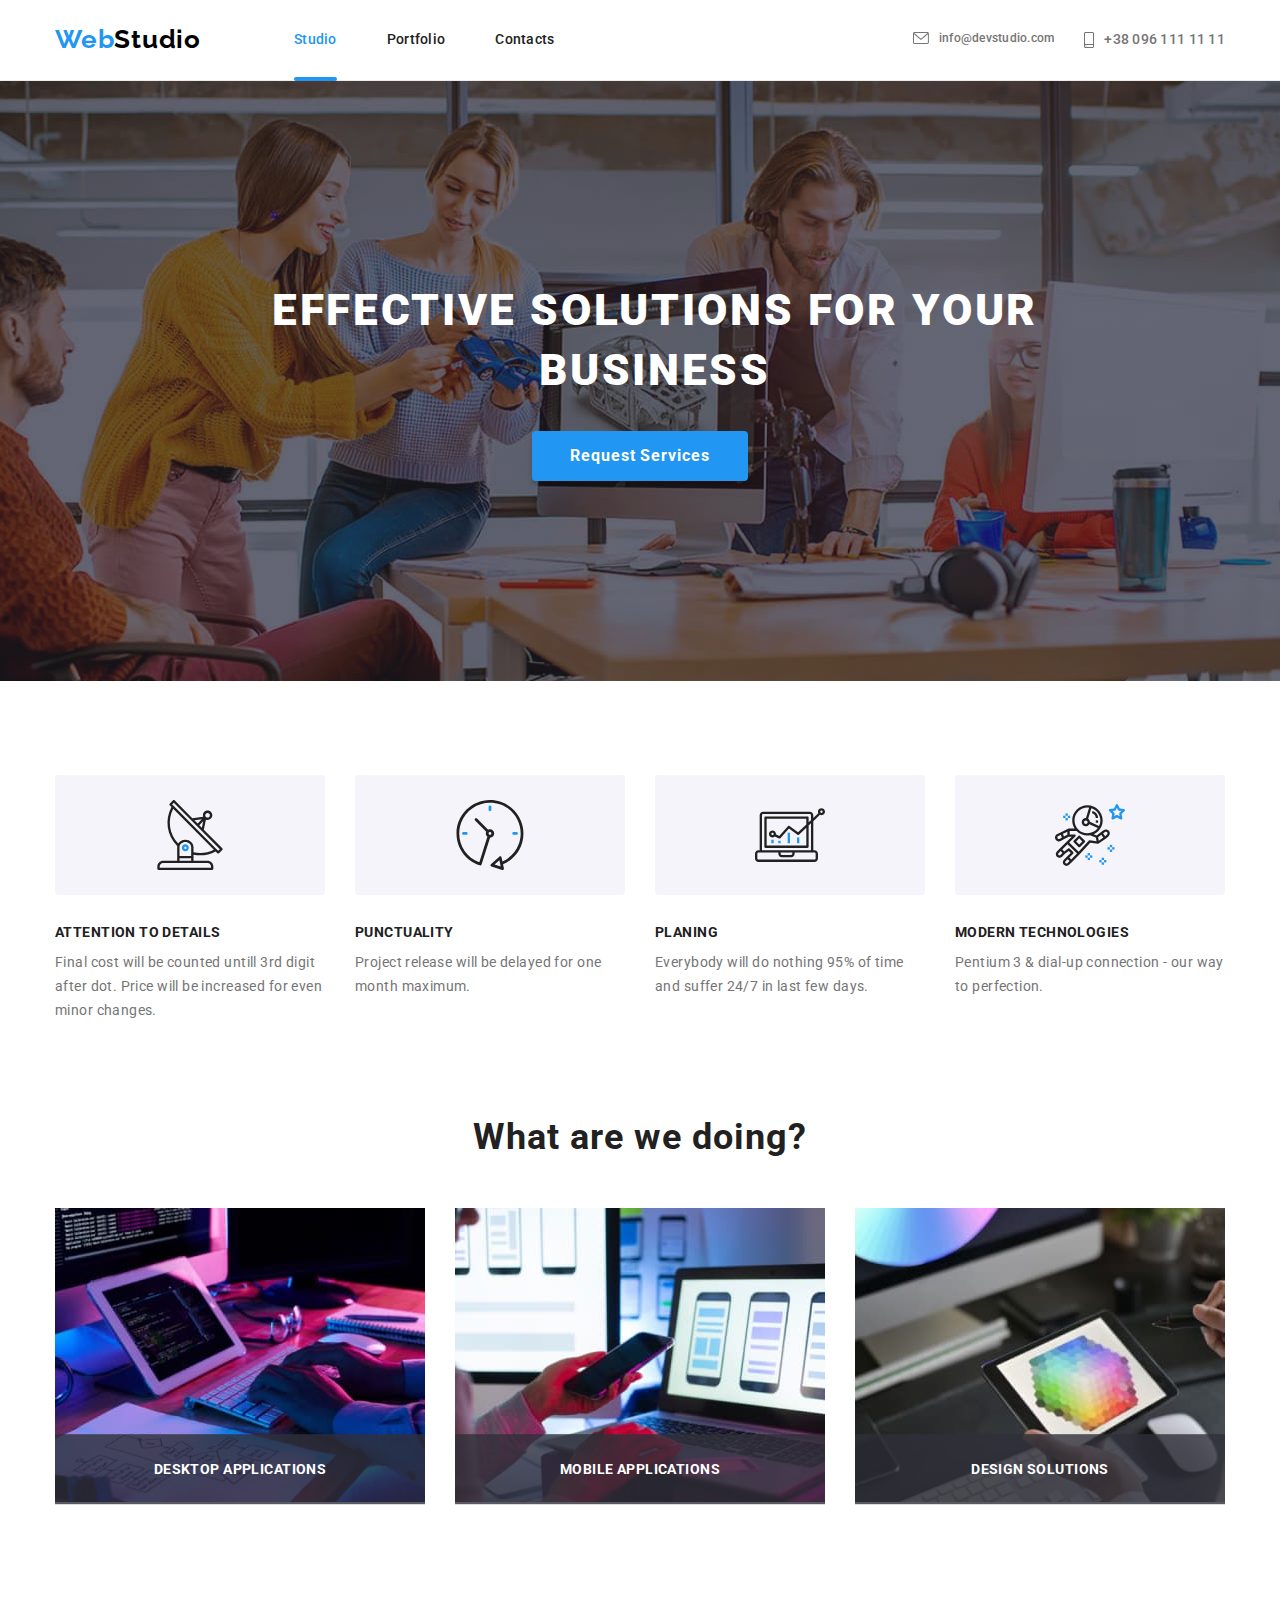
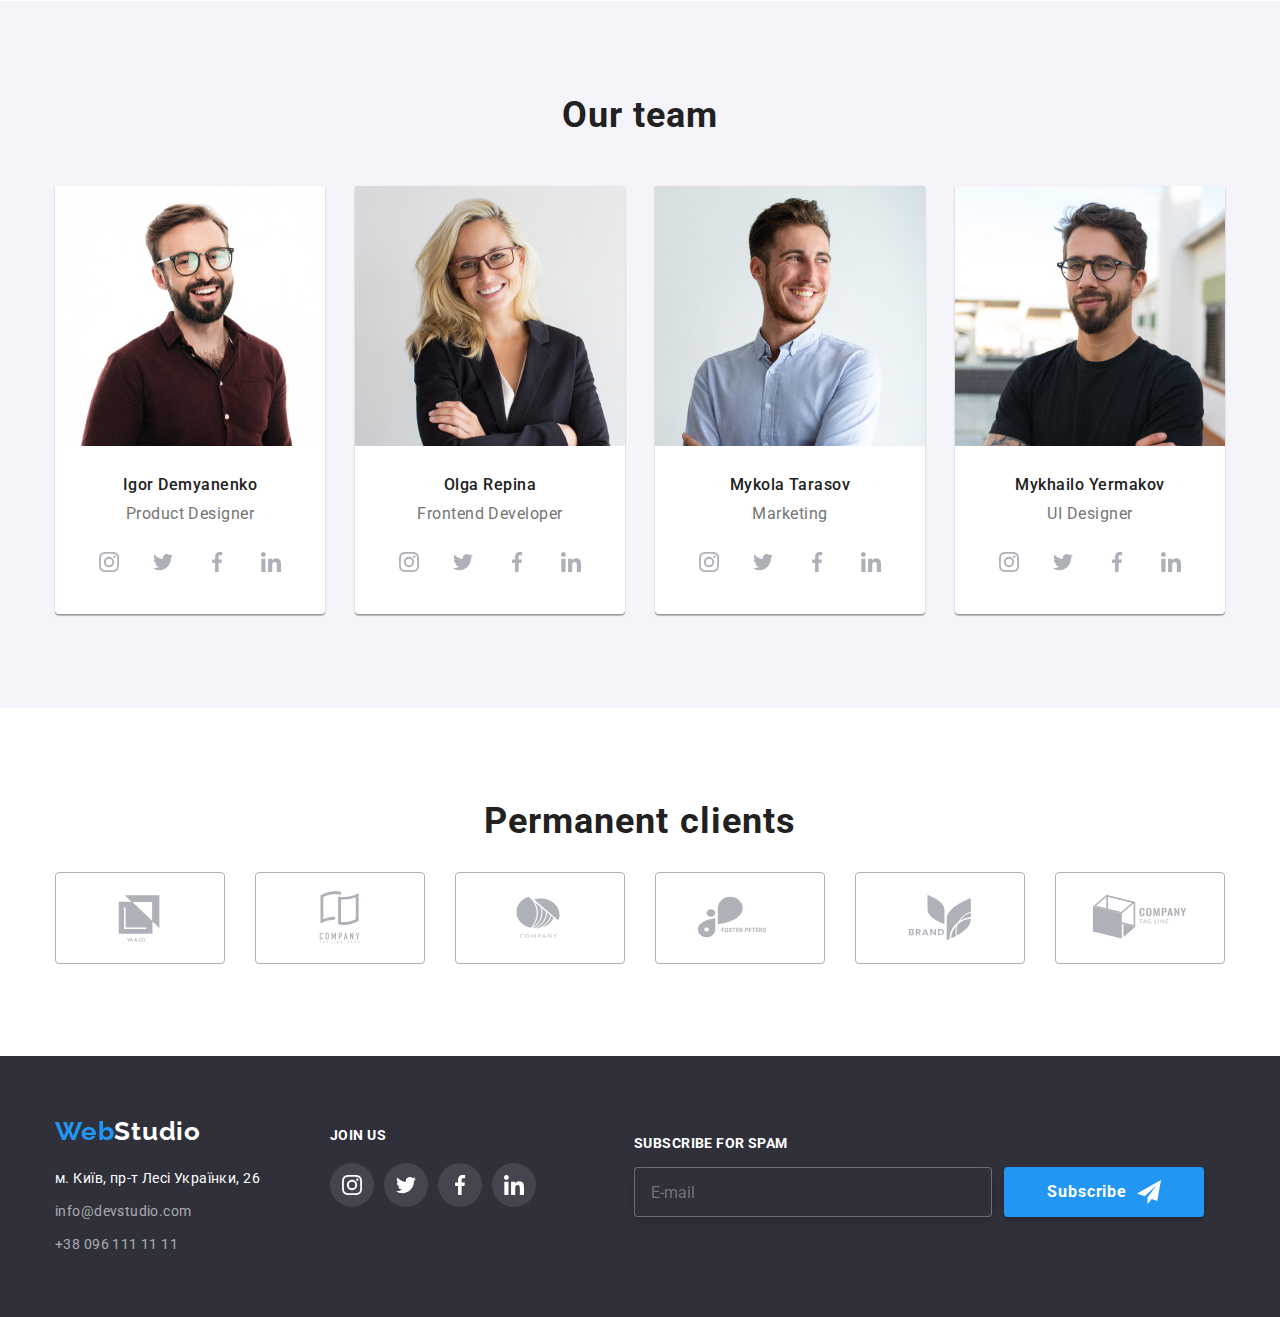
<file: index.html>
<!DOCTYPE html>
<html lang="en">
  <head>
    <meta charset="UTF-8" />
    <meta http-equiv="X-UA-Compatible" content="IE=edge" />
    <meta name="viewport" content="width=device-width, initial-scale=1.0" />
    <link rel="preconnect" href="https://fonts.googleapis.com" />
    <link rel="preconnect" href="https://fonts.gstatic.com" crossorigin />
    <link
      href="https://fonts.googleapis.com/css2?family=Raleway:wght@700&family=Roboto:wght@400;500;700;900&display=swap"
      rel="stylesheet"
    />
   <link rel="stylesheet" href="https://cdnjs.cloudflare.com/ajax/libs/modern-normalize/1.1.0/modern-normalize.min.css"> 
   <link rel="stylesheet" href="./css/main.min.css">
  
    <title>WebStudio</title>
  </head>
  <body>
     <header class="header" >
     <div class="container flex-container">

        <a class="logo" href="index.html">
          <span class="logo__web">Web</span
          ><span class="logo__studio">Studio</span>
        </a> 
       
         <nav class="navigation">
        <ul class="menu list">
          <li><a class="menu__item current" href="index.html">Studio</a></li>
          <li><a class="menu__item" href="portfolio.html">Portfolio</a></li>
          <li><a class="menu__item" href="">Contacts</a></li>
        </ul>
      </nav>

       <button type="button" class="sendwich-button" data-menu-open>
          <svg class="icon-menu" width="24" height="16">
            <use href="./images/symbol-defs.svg#icon-menu_24px" width="24" height="16"></use>
          </svg>
        </button>
      <div class="contacts">  
        <div>
        <a class="contacts__mail" href="info@devstudio.com">
            <svg class="contacts__Micon">
            <use href="./images/symbol-defs.svg#icon-mail" width="16" height="12">
            </use> 
          </svg>
          info@devstudio.com
      </a>
      </div>
      <div>
          <a class="contacts__tel" href="tel:+38 096 111 11 11">
          <svg class="contacts__Ticon">
            <use href="./images/symbol-defs.svg#icon-smartphone" width="10" height="16">
            </use> 
          </svg>
          +38 096 111 11 11
        </a>
      </div>
       
      </div>
     </div>
      
 <div class="mob-menu is-hidden" data-menu>
  <div class="container">
        <div class="mob-menu-top">
           <button type="button" class="mob-close-button" data-menu-close >
          <svg class="icon-menu-close"  width="20" height="20">
            <use href="./images/symbol-defs.svg#icon-close-mob" ></use>
          </svg>
        </button>
           <ul class="mob-menu-list list">
          <li class="mob-menu__item"><a class="mob-menu__link" href="index.html">Studio</a></li>
          <li class="mob-menu__item"><a class="mob-menu__link" href="portfolio.html">Portfolio</a></li>
          <li class="mob-menu__item"><a class="mob-menu__link" href="">Contacts</a></li>
        </ul>
        </div>
        <div class="mob-menu-bottom">

          <div class="mob-contacts">  
      <div>
          <a class="mob-contacts__tel" href="tel:+38 096 111 11 11">
          +38 096 111 11 11
        </a>
      </div>
        <div>
        <a class="mob-contacts__mail" href="info@devstudio.com"> 
        info@devstudio.com
      </a>
      </div>

            <div class="mob-social-wrap">
              <ul class="mob-social__list">
                  <li class="mob-social__item">
                    <a class="mob-social__link" href=""> 
                   Instagram
                    </a>
                  </li>
                  <li class="mob-social__item">
                    <a class="mob-social__link" href="">
                       Twitter
                    </a>
                  </li>
                  <li class="mob-social__item">
                    <a class="mob-social__link" href="">
                      Facebook
                    </a>
                  </li>
                  <li class="mob-social__item">
                    <a class="mob-social__link" href="">
                       LinkedIn
                    </a>
                  </li>
                </ul>
            </div>

      </div>
</div> 
        </div>
        

  </div> 
   
    </header>
    <main> 
      <section class="hero">
        <div class="container">
          <h1 class="hero-title">Effective solutions for your business</h1>
        <button type="button" class="hero-button" data-modal-open><span class="hero-button-text">Request Services</span> </button>
        </div>
      </section> 
      <section class=" section">
        <div class="container">
        <h2 hidden>Our benefits</h2>
        <ul class="list benefits">
          <li  class="benefits__item icon-antenna ">
            <h3 class="benefits__title ">attention to details</h3>
            <p class="benefits__text">
              Final cost will be counted untill 3rd digit after dot. Price will be 
              increased for even minor changes.
            </p>
          </li>
          
          <li class="benefits__item icon-clock">
            <h3 class="benefits__title ">Punctuality</h3>
            <p class="benefits__text">
              Project release will be delayed for one month maximum. 
            </p>
          </li>
          <li class="benefits__item icon-diagram">
            <h3 class="benefits__title ">Planing</h3>
            <p class="benefits__text">
              Everybody will do nothing 95% of time and suffer 24/7 in last few days.
            </p>
          </li>
          <li class="benefits__item icon-astronaut">
            <h3 class="benefits__title ">Modern technologies</h3>
            <p class="benefits__text">
              Pentium 3 & dial-up connection - our way to perfection.
            </p>
          </li>
        </ul>
      </div>
        
     </section>
        <section class="section what">
        <div class="container">
          <h2 class="what-title ">What are we doing?</h2>
        <ul class="list flex-what ">
          <li class="what-pic">
           <div class="what-wrap">
            <img
              src="images/img1.jpg"
              alt="desktop with devices"
              width="370"
              height="294"
            />
            <p class="what-top-text">Desktop applications
            </p>
            </div>
          </li>
          <li class="what-pic">
                <div class="what-wrap">
            <img
              src="images/img2.jpg"
              alt="man in front of screens of different devices"
              width="370"
              height="294"
            />
              <p class="what-top-text">mobile applications
            </p>
            </div>
          </li>
          <li class="what-pic">
               <div class="what-wrap">
            <img
              src="images/img3.jpg"
              alt="tablet with color pallette on the screen"
              width="370"
              height="294"
            />
              <p class="what-top-text">design solutions
            </p>
            </div>
          </li>
        </ul> 
        </div>
       
      </section>
    <section class="team section">
        <div class="container ">
        <h2 class="team-title ">Our team</h2>
        <ul class="list persons">
          <li  class="persons__card">
            <picture>
              <source
              srcset="./images/team1-desk.jpg 1x,
                      ./images/team1-desk-2x.jpg 2x"
                      media=(min-width: 1200)
                    type="image"
                    
              />
              <source
              srcset="./images/team1-tab.jpg 1x,
                      ./images/team1-tab-2x.jpg 2x"
                    media="(min-width: 676)"
                
              />
              <source
              srcset="./images/team1-mob.jpg 1x,
                      ./images/team1-mob-2x.jpg 2x"
                    media="(max-width: 675)"
                
              />
              <img
              src="./images/team1-desk.jpg"
              alt="man in red shirt"
               class="card-image"
            />
            </picture>
            
            <div class="persons__card-sign">
              <h3 class="persons__names">Igor Demyanenko</h3>
              <p class="persons__positions">Product Designer</p>
            </div>
            <div class="social-wrap">
              <ul class="social__list">
                  <li class="social__item">
                    <a class="social__link" href=""> 
                    <svg class ="social__icon" width="20" height="20">
                      <use href="./images/symbol-defs.svg#icon-instagram"></use>
                    </svg>
                    </a>
                  </li>
                  <li class="social__item">
                    <a class="social__link" href="">
                       <svg class ="social__icon" width="20" height="20">
                      <use href="./images/symbol-defs.svg#icon-twitter"></use>
                    </svg>
                    </a>
                  </li>
                  <li class="social__item">
                    <a class="social__link" href="">
                       <svg class ="social__icon" width="20" height="20">
                      <use href="./images/symbol-defs.svg#icon-facebook"></use>
                    </svg>
                    </a>
                  </li>
                  <li class="social__item">
                    <a class="social__link" href="">
                       <svg class ="social__icon" width="20" height="20">
                      <use href="./images/symbol-defs.svg#icon-linkedin"></use>
                    </svg>
                    </a>
                  </li>
                </ul>
            </div>
            
            
          </li>
          <li class="persons__card">
                <picture>
              <source
              srcset= "
              images/team2-desk.jpg 1x,
              images/team2-desk-2x.jpg 2x
              "
              media="(min-width: 1200)"
              />
               <source
              srcset= "
              images/team2-tab.jpg 1x,
              images/team2-tab-2x.jpg 2x
              "
              media="(min-width: 768)"
              />
               <source
              srcset= "
              images/team2-mob.jpg 1x,
              images/team2-mob-2x.jpg 2x
              "
              media="(max-width: 480)"
              />
               <img
              src="images/team2-desk.jpg"
              alt="blonde in jacket"
               class="card-image"
             
            />
            </picture>
           
            <div class="persons__card-sign">
              <h3 class="persons__names">Olga Repina</h3>
              <p class="persons__positions">Frontend Developer</p>
            </div>
            <div class="social-wrap">
              <ul class="social__list">
                  <li class="social__item">
                    <a class="social__link" href=""> 
                    <svg class ="social__icon" width="20" height="20">
                      <use href="./images/symbol-defs.svg#icon-instagram"></use>
                    </svg>
                    </a>
                  </li>
                  <li class="social__item">
                    <a class="social__link" href="">
                       <svg class ="social__icon" width="20" height="20">
                      <use href="./images/symbol-defs.svg#icon-twitter"></use>
                    </svg>
                    </a>
                  </li>
                  <li class="social__item">
                    <a class="social__link" href="">
                       <svg class ="social__icon" width="20" height="20">
                      <use href="./images/symbol-defs.svg#icon-facebook"></use>
                    </svg>
                    </a>
                  </li>
                  <li class="social__item">
                    <a class="social__link" href="">
                       <svg class ="social__icon" width="20" height="20">
                      <use href="./images/symbol-defs.svg#icon-linkedin"></use>
                    </svg>
                    </a>
                  </li>
                </ul>
            </div>
          </li>
          <li class="persons__card">
             <picture>
              <source
              srcset= "
              images/team3-desk.jpg 1x,
              images/team3-desk-2x.jpg 2x
              "
              media="(min-width: 1200)"
              />
               <source
              srcset= "
              images/team3-tab.jpg 1x,
              images/tea32-tab-2x.jpg 2x
              "
              media="(min-width: 768)"
              />
               <source
              srcset= "
              images/team3-mob.jpg 1x,
              images/team3-mob-2x.jpg 2x
              "
              media="(max-width: 480)"
              />
               <img
              src="images/team3-desk.jpg"
              alt="blonde in jacket"
               class="card-image"
             
            />
            </picture>
            
            <div class="persons__card-sign">
              <h3 class="persons__names">Mykola Tarasov</h3>
              <p class="persons__positions">Marketing</p>
            </div>
            <div class="social-wrap">
              <ul class="social__list">
                  <li class="social__item">
                    <a class="social__link" href=""> 
                    <svg class ="social__icon" width="20" height="20">
                      <use href="./images/symbol-defs.svg#icon-instagram"></use>
                    </svg>
                    </a>
                  </li>
                  <li class="social__item">
                    <a class="social__link" href="">
                       <svg class ="social__icon" width="20" height="20">
                      <use href="./images/symbol-defs.svg#icon-twitter"></use>
                    </svg>
                    </a>
                  </li>
                  <li class="social__item">
                    <a class="social__link" href="">
                       <svg class ="social__icon" width="20" height="20">
                      <use href="./images/symbol-defs.svg#icon-facebook"></use>
                    </svg>
                    </a>
                  </li>
                  <li class="social__item">
                    <a class="social__link" href="">
                       <svg class ="social__icon" width="20" height="20">
                      <use href="./images/symbol-defs.svg#icon-linkedin"></use>
                    </svg>
                    </a>
                  </li>
                </ul>
            </div>
           
          </li>
          <li class="persons__card">
              <picture>
              <source
              srcset= "
              images/team4-desk.jpg 1x,
              images/team4-desk-2x.jpg 2x
              "
              media="(min-width: 1200)"
              />
               <source
              srcset= "
              images/team4-tab.jpg 1x,
              images/team4-tab-2x.jpg 2x
              "
              media="(min-width: 768)"
              />
               <source
              srcset= "
              images/team4-mob.jpg 1x,
              images/team4-mob-2x.jpg 2x
              "
              media="(max-width: 480)"
              />
               <img
              src="images/team4-desk.jpg"
              alt="blonde in jacket"
              class="card-image"
             
            />
            </picture>
           
            <div class="persons__card-sign">
              <h3 class="persons__names">Mykhailo Yermakov</h3>
              <p class="persons__positions">UI Designer</p>
            </div>
            <div class="social-wrap">
              <ul class="social__list">
                  <li class="social__item">
                    <a class="social__link" href=""> 
                    <svg class ="social__icon" width="20" height="20">
                      <use href="./images/symbol-defs.svg#icon-instagram"></use>
                    </svg>
                    </a>
                  </li>
                  <li class="social__item">
                    <a class="social__link" href="">
                       <svg class ="social__icon" width="20" height="20">
                      <use href="./images/symbol-defs.svg#icon-twitter"></use>
                    </svg>
                    </a>
                  </li>
                  <li class="social__item">
                    <a class="social__link" href="">
                       <svg class ="social__icon" width="20" height="20">
                      <use href="./images/symbol-defs.svg#icon-facebook"></use>
                    </svg>
                    </a>
                  </li>
                  <li class="social__item">
                    <a class="social__link" href="">
                       <svg class ="social__icon" width="20" height="20">
                      <use href="./images/symbol-defs.svg#icon-linkedin"></use>
                    </svg>
                    </a>
                  </li>
                </ul>
            </div>
            
          </li>
        </ul> 
        </div>
        
      </section>
      <section class="clients-section">
        <div class="container">
          <h2 class="clients-title ">Permanent clients</h2>
        <ul class="clients-list">
          <li class="clients-item">
            <a class="clients-link" href="">
              <svg class="clients-icon" width="106" height="60">
                <use href="./images/symbol-defs.svg#icon-client1"></use>
              </svg>
            </a>
          </li>
          <li class="clients-item">
            <a class="clients-link" href="">
              <svg class="clients-icon" width="106" height="60">
                <use href="./images/symbol-defs.svg#icon-client2"></use>
              </svg>
            </a>
          </li>
          <li class="clients-item">
            <a class="clients-link" href="">
              <svg class="clients-icon" width="106" height="60">
                <use href="./images/symbol-defs.svg#icon-client3"></use>
              </svg>
            </a>
          </li>
          <li class="clients-item">
            <a class="clients-link" href="">
              <svg class="clients-icon" width="106" height="60">
                <use href="./images/symbol-defs.svg#icon-client4"></use>
              </svg>
            </a>
          </li>
          <li class="clients-item">
            <a class="clients-link" href="">
              <svg class="clients-icon" width="106" height="60">
                <use href="./images/symbol-defs.svg#icon-client5"></use>
              </svg>
            </a>
          </li>
          <li class="clients-item">
            <a class=" clients-link "href="">
              <svg class="clients-icon" width="106" height="60">
                <use href="./images/symbol-defs.svg#icon-client6"></use>
              </svg>
            </a>
          </li>
        </ul>
      </section>
    </main>
      <footer class="footer">
      
      <div class="container common">
        <div class="footer-contacts">
          <a class="footer-logo" href="index.html">
          <span class="logo__web">Web</span
          ><span class="footer-studio">Studio</span>
        </a>
      <address class="adress">м. Київ, пр-т Лесі Українки, 26</address>
      <a class="nav-site-footer" href="info@devstudio.com">info@devstudio.com</a>
      <a class="nav-tel-footer" href="tel:+38 096 111 11 11">+38 096 111 11 11</a>
      </ul> 
        </div>
        
          <div class="footer-join">
        <h3 class="footer-join-title">
         Join us
        </h3>
         <div class="footer-join-soc">
              <ul class="footer-join-soc-list">
                  <li class="footer-join-soc-item">
                    <a class="footer-join-soc-link" href=""> 
                    <svg class ="footer-join-soc-icon" width="20" height="20">
                      <use href="./images/symbol-defs.svg#icon-instagram"></use>
                    </svg>
                    </a>
                  </li>
                  <li class="footer-join-soc-item">
                    <a class="footer-join-soc-link" href="">
                       <svg class ="social__icon" width="20" height="20">
                      <use href="./images/symbol-defs.svg#icon-twitter"></use>
                    </svg>
                    </a>
                  </li>
                  <li class="footer-join-soc-item">
                    <a class="footer-join-soc-link" href="">
                       <svg class ="footer-join-soc-icon" width="20" height="20">
                      <use href="./images/symbol-defs.svg#icon-facebook"></use>
                    </svg>
                    </a>
                  </li>
                  <li class="footer-join-soc-item">
                    <a class="footer-join-soc-link" href="">
                       <svg class ="social__icon" width="20" height="20">
                      <use href="./images/symbol-defs.svg#icon-linkedin"></use>
                    </svg>
                    </a>
                  </li>
                </ul>
            </div>
          </div>
          
        



          <div class="subscribe">
            
            <form class="subscribe-form">
              <div class="subscribe-title">
                <span>Subscribe for spam</span>
              </div>
            <div class="subscribe-wrap">
              <input 
              type="email"
              name="sub-mail"
              placeholder="E-mail"
              class="subscribe-input"
              />
              <button type="submit" class="subscribe-button" > <span class="subscribe-button-text">Subscribe</span> 
              <svg class="button-icon" height="24" width="24">
                <use href="./images/icons.svg#icon-Telegram" ></use>
              </svg>
            </button>
            </div>
        </div>
       
            </form>
          
          </div>
    
    
        </div>
      </div>
    </footer>
    <div class="backdrop is-hidden" data-modal >
      <div class="modal">
         <button type="button" class="modal-close-button" data-modal-close> 
          <svg class="modal-close-icon">
            <use href="./images/symbol-defs.svg#icon-close" width="11" height="11"></use>
          </svg>
         </button>
            
         <form action="" class="modal-form">

          <p class="modal-title">Leave your contacts, we will call you back</p>
          <div class="field">
           <label class="modal-label">
            <span class="label-title">Name</span>
             <span class="input-wrap">
             <input 
            type="text"
            name="Name"
            placeholder="Max"
            class="modal-input"
            required
            />
            <svg class="input-icon" width="12" height="12">
                <use href="./images/icons.svg#icon-Name"></use>
              </svg>
            </span>
            
           
          </label>
          </div>
         
          <div class="field">
            <label class="modal-label">
            <span class="label-title">Phone</span>
            <span class="input-wrap">
               <input 
            type="tel"
            name="phone"
            placeholder="+380 (93) 411-17-08"
            class="modal-input"
            required
            />
              <svg class="input-icon" width="13" height="13">
                <use href="./images/icons.svg#icon-Phone-icon"></use>
              </svg>
            </span>
           
          </label>
          </div>
           <div class="field">
          <label class="modal-label">
            <span class="label-title">Mail</span>
            <span class="input-wrap">
              <input
            type="email"
            name="Email"
            placeholder="qwe@amail.ua"
            class="modal-input"
            required
            />
            <svg class="input-icon" width="15" height="12">
                <use href="./images/icons.svg#icon-Mail"></use>
              </svg>
            </span>
            
          </label>
           </div>
          
          <label class="modal-label-comment">
            <span class="label-title">Comments</span>
            <textarea 
            name="comments"
            rows="10"
            placeholder="I think..."
            class="modal-input-comment"
            ></textarea>
          </label >
        <div class="modal-checkbox ">
            <input 
          type="checkbox"
          class="modal-chackbox1 is-hidden"
          value="true"
          name="contract"
          id="contract"
          
          required
          />
          <label for="contract" class="modal-checkbox-text">
              <span>
                <svg class="check-icon" width="11" height="8">
                  <use href="./images/icons.svg#icon-Tik"></use>
                </svg>
              </span> 
              I agree with  selling my soul by  
          <a href="" class="modal-contract"> this contract</a> 
        </label> 
        </div>
        
          <button type="submit" class="modal-submit-button"> <span class="modal-button-text">Send</span> </button>
        </form>
          
        
      </div>
    </div>
    <script src="./js/modal.js"></script> 
    <script src="./js/menu.js"></script> 
  </body>
</html>
</file>
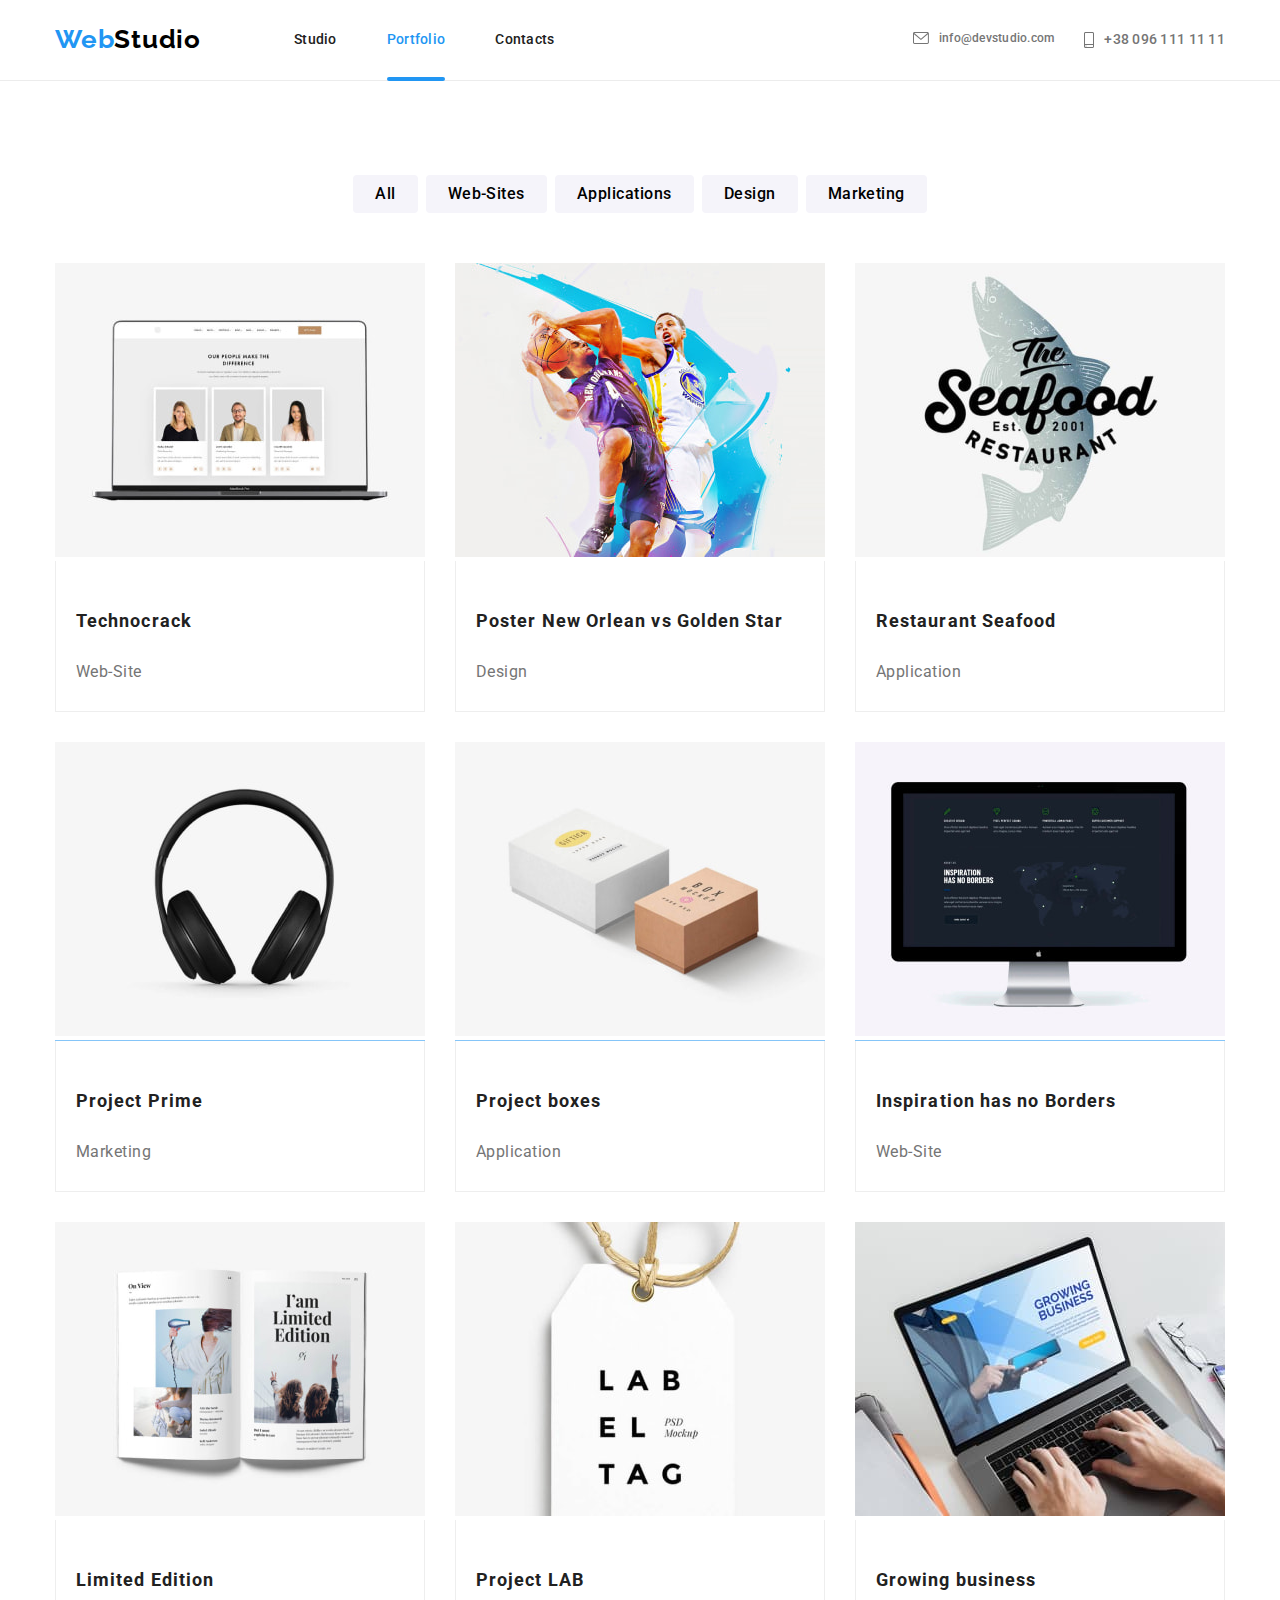
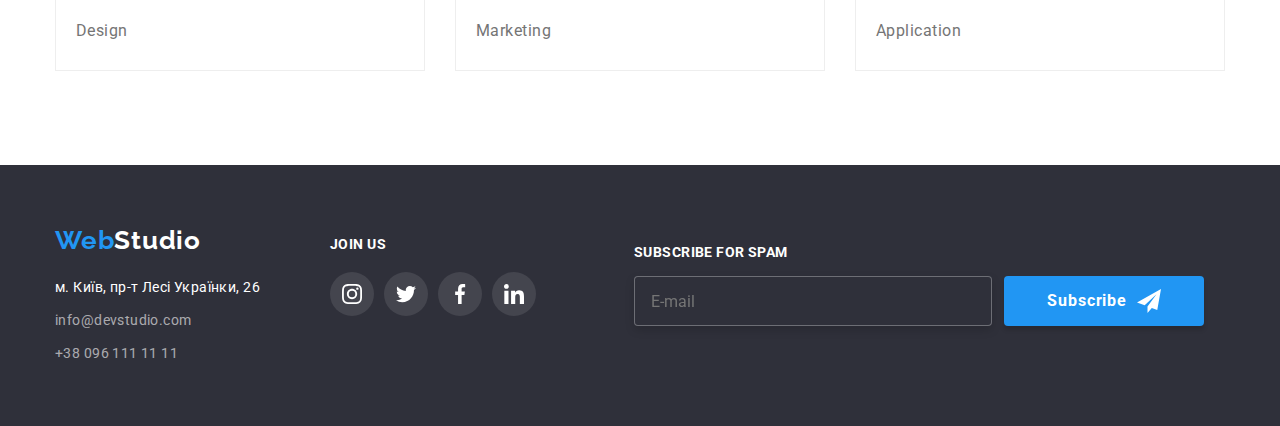
<file: portfolio.html>
<!DOCTYPE html>
<html lang="en">
  <head>
    <meta charset="UTF-8" />
    <meta http-equiv="X-UA-Compatible" content="IE=edge" />
    <meta name="viewport" content="width=device-width, initial-scale=1.0" />
    <link rel="preconnect" href="https://fonts.googleapis.com" />
    <link rel="preconnect" href="https://fonts.gstatic.com" crossorigin />
    <link
    href="https://fonts.googleapis.com/css2?family=Raleway:wght@700&family=Roboto:wght@400;500;700;900&display=swap"
    rel="stylesheet"/>
    <link rel="stylesheet" href="https://cdnjs.cloudflare.com/ajax/libs/modern-normalize/1.1.0/modern-normalize.min.css">
    <link rel="stylesheet" href="./css/main.min.css">
    <title>Portfolio</title>
  </head>
  <body >
  <header class="header" >
     <div class="container flex-container">
      <div>
        <nav class="navigation">
        <a class="logo" href="index.html">
          <span class="logo__web">Web</span
          ><span class="logo__studio">Studio</span>
        </a>
        <ul class="menu list">
          <li><a class="menu__item " href="index.html">Studio</a></li>
          <li><a class="menu__item current" href="portfolio.html">Portfolio</a></li>
          <li><a class="menu__item" href="">Contacts</a></li>
        </ul>
      </nav>
      </div>
      <div class="contacts">  
        <div>
        <a class="contacts__mail" href="info@devstudio.com">
            <svg class="contacts__Micon">
            <use href="./images/symbol-defs.svg#icon-mail" width="16" height="12">
            </use> 
          </svg>
          info@devstudio.com
      </a>
      </div>
      <div>
          <a class="contacts__tel" href="tel:+38 096 111 11 11">
          <svg class="contacts__Ticon">
            <use href="./images/symbol-defs.svg#icon-smartphone" width="10" height="16">
            </use> 
          </svg>
          +38 096 111 11 11
        </a>
      </div>
       
      </div>
     </div>
      
    </header>
<main class="main">
    <section class="portfolio section">
        <div class="container">
        <ul class="fltr-list ">
            <li><button type="button" class="fltr-button" ><span class="fltr-txt">All</span> </button></li>
            <li><button type="button" class="fltr-button" ><span class="fltr-txt">Web-Sites</span></button></li>
            <li><button type="button" class="fltr-button" ><span class="fltr-txt">Applications</span> </button></li>
            <li><button type="button"  class="fltr-button"><span class="fltr-txt">Design</span> </button></li>
            <li><button type="button" class="fltr-button" ><span class="fltr-txt">Marketing</span> </button></li>
        </ul> 
        </div>
      <div class="container">
          <ul class="card-list" >
            <li class="card">
                     <a href="" class="card-item">
                        <div class="wrap">
                        <img src="images/technocrack.jpg" alt="laptop" class="dias">
                    <p class="card-top-text">Lorem,Lorem ipsum dolor sit amet, consectetur adipisicing elit. 
                        Veritatis, architecto. ipsum dolor sit amet consectetur adipisicing elit. Fugiat, fuga.</p>    
                        </div>
                    
                        <div class="card-sign">
                        <h3 class="card-title " >Technocrack</h3>
                        <p class="card-type">Web-Site</p>
                    </div>
              
                </a>
            </li>
            <li class="card">
                <a href="" class="card-item ">
                     <div class="wrap">
                     <img src="images/poster.jpg" alt="two basketbal players" > 
                     <p class="card-top-text">Lorem ipsum, dolor sit amet consectetur adipisicing elit.
                         Error obcaecati iusto illum eius ea vero inventore quam earum 
                         laudantium. Quas.
                    </p>  
                     </div>
                    <div class="card-sign">
                        <h3 class="card-title " >Poster New Orlean vs Golden Star</h3>
                    <p class="card-type">Design</p>
                    </div>
                    
                </a>
            </li>
            <li class="card">
                <a href="" class="card-item ">
                   <div class="wrap">
                     <img src="images/seafood.jpg" alt="restaurant logo">
                    <p class="card-top-text">Lorem ipsum dolor sit amet consectetur adipisicing elit.
                        Officia cupiditate fuga esse aut iste praesentium quia 
                        voluptas odio culpa quidem.
                    </p>
                    </div>
                    <div class="card-sign">
                        <h3 class="card-title " >Restaurant Seafood</h3>
                        <p class="card-type">Application</p>
                    </div>
                </a>
            </li>
            <li class="card">
                <a href="" class="card-item ">
                   <div class="wrap">
                    <img src="images/headphones.jpg" alt="headphones">
                    <p class="card-top-text">Lorem ipsum dolor sit amet consectetur,
                       adipisicing elit. Necessitatibus eius facere placeat rerum omnis 
                       sint rem repellendus delectus excepturi odit?</p>
                    </div>
                    <div class="card-sign">
                        <h3 class="card-title " >Project Prime</h3>
                        <p class="card-type">Marketing</p>
                    </div>
                </a>
            </li>
            <li class="card">
                <a href="" class="card-item ">
                   <div class="wrap">
                    <img src="images/box.jpg" alt="boxes">
                     <p class="card-top-text">Lorem ipsum dolor sit amet consectetur,
                       adipisicing elit. Necessitatibus eius facere placeat rerum omnis 
                       sint rem repellendus delectus excepturi odit?</p>
                    </div>
                    <div class="card-sign">
                        <h3 class="card-title " >Project boxes</h3>
                        <p class="card-type">Application</p>
                    </div>
                    
                </a>
            </li>
            <li class="card">
                <a href="" class="card-item ">
                   <div class="wrap">
                    <img src="images/inspiration.jpg" alt="Computer screen">
                     <p class="card-top-text">Lorem ipsum dolor sit amet consectetur,
                       adipisicing elit. Necessitatibus eius facere placeat rerum omnis 
                       sint rem repellendus delectus excepturi odit?</p>
                    </div>
                    <div class="card-sign">
                        <h3 class="card-title " >Inspiration has no Borders</h3>
                        <p class="card-type">Web-Site</p>
                    </div>
                </a>
            </li>
            <li class="card">
                <a href="" class="card-item ">
                  <div class="wrap">
                    <img src="images/limited edition.jpg" alt="opened book">
                    <p class="card-top-text">Lorem ipsum dolor sit amet consectetur,
                      adipisicing elit. Necessitatibus eius facere placeat rerum omnis 
                      int rem repellendus delectus excepturi odit?</p>
                    </div>
                    <div class="card-sign">
                        <h3 class="card-title " >Limited Edition</h3>
                        <p class="card-type">Design</p>
                    </div>
                    
                </a>
            </li>
            <li class="card">
                <a href="" class="card-item ">
                  <div class="wrap">
                    <img src="images/tag.jpg" alt="cloth tag">
                    <p class="card-top-text">Lorem ipsum dolor sit amet consectetur,
                      adipisicing elit. Necessitatibus eius facere placeat rerum omnis 
                      sint rem repellendus delectus excepturi odit?</p>
                    </div>
                    <div class="card-sign">
                        <h3 class="card-title " >Project LAB</h3>
                        <p class="card-type">Marketing</p>
                    </div>
                    
                </a>
            </li>
            <li class="card">
                <a href="" class="card-item ">
                  <div class="wrap">
                    <img src="images/business.jpg" alt="laptop and hands">
                    <p class="card-top-text">Lorem ipsum dolor sit amet consectetur,
                      dipisicing elit. Necessitatibus eius facere placeat rerum omnis 
                      sint rem repellendus delectus excepturi odit?</p>
                    </div>
                    <div class="card-sign">
                    <h3 class="card-title " >Growing business</h3>
                    <p class="card-type">Application</p>
                    </div>
                </a>
            </li>
        </ul>
      </div>
      
    </section>
</main>
    <footer class="footer">
      <div class="container common">
        <div class="footer-contacts">
          <a class="footer-logo" href="index.html">
          <span class="logo__web">Web</span
          ><span class="footer-studio">Studio</span>
        </a>
      <address class="adress">м. Київ, пр-т Лесі Українки, 26</address>
      <a class="nav-site-footer" href="info@devstudio.com">info@devstudio.com</a>
      <a class="nav-tel-footer" href="tel:+38 096 111 11 11">+38 096 111 11 11</a>
      </ul> 
        </div>
       <div class="footer-join">
        <h3 class="footer-join-title">
         Join us
        </h3>
         <div class="footer-join-soc">
              <ul class="footer-join-soc-list">
                  <li class="footer-join-soc-item">
                    <a class="footer-join-soc-link" href=""> 
                    <svg class ="footer-join-soc-icon" width="20" height="20">
                      <use href="./images/symbol-defs.svg#icon-instagram"></use>
                    </svg>
                    </a>
                  </li>
                  <li class="footer-join-soc-item">
                    <a class="footer-join-soc-link" href="">
                      <svg class ="social__icon" width="20" height="20">
                      <use href="./images/symbol-defs.svg#icon-twitter"></use>
                    </svg>
                    </a>
                  </li>
                  <li class="footer-join-soc-item">
                    <a class="footer-join-soc-link" href="">
                      <svg class ="footer-join-soc-icon" width="20" height="20">
                      <use href="./images/symbol-defs.svg#icon-facebook"></use>
                    </svg>
                    </a>
                  </li>
                  <li class="footer-join-soc-item">
                    <a class="footer-join-soc-link" href="">
                      <svg class ="social__icon" width="20" height="20">
                      <use href="./images/symbol-defs.svg#icon-linkedin"></use>
                    </svg>
                    </a>
                  </li>
                </ul>
            </div>

      </div>
        <div class="subscribe">
            
            <form class="subscribe-form">
              <div class="subscribe-title">
                <span>Subscribe for spam</span>
              </div>
            <div class="subscribe-wrap">
              <input 
              type="email"
              name="sub-mail"
              placeholder="E-mail"
              class="subscribe-input"
              />
              <button type="submit" class="subscribe-button" > <span class="subscribe-button-text">Subscribe</span> 
              <svg class="button-icon" height="24" width="24">
                <use href="./images/icons.svg#icon-Telegram" ></use>
              </svg>
            </button>
            </div>
            </form>
          </div>
    
        </div>
      </div>
    </footer>
</body>
</html>
</file>
<file: css/main.min.css>
body{font-family:"Roboto",sans-serif;margin:0}:root{--hover-color: #2196f3;--focus-color: #2196f3;--main-text-color: #212121;--add-text-color: #757575;--icons-main-color: #AFB1B8;--line-height-1416: 1.14}.no-scroll{overflow:hidden}ul,ol{margin:0;padding-left:0;list-style:none}p{margin:0}.section{padding-top:60px;padding-bottom:60px}@media screen and (min-width: 1200px){.section{padding-top:94px;padding-bottom:94px}}.container{margin-left:auto;margin-right:auto;width:100%;padding-left:15px;padding-right:15px}@media screen and (min-width: 480px){.container{width:480px}}@media screen and (min-width: 768px){.container{width:768px}}@media screen and (min-width: 1200px){.container{width:1200px}}header{background-color:#fff;border-bottom:1px solid #ececec;padding-top:24px;padding-bottom:25px}.flex-container{display:flex;align-items:center}.list{list-style:none;margin-top:0;margin-bottom:0;padding-left:0}.navigation{display:flex;align-items:center}.logo{font-family:"Raleway";font-weight:700;font-size:24px;line-height:1.1923076923;text-decoration:none;cursor:pointer}@media screen and (min-width: 1200px){.logo{font-family:"Raleway";font-weight:700;font-size:26px;line-height:1.1923076923;text-decoration:none;cursor:pointer}}.logo__web{font-weight:700;line-height:1.19;letter-spacing:.03em;color:#2196f3}.logo__studio{font-weight:700;line-height:1.19;letter-spacing:.03em;color:#000;text-decoration:none}.menu{display:none}@media screen and (min-width: 480px){.menu{display:none}}@media screen and (min-width: 768px){.menu{font-weight:500;font-size:14px;line-height:1.14;letter-spacing:.02em;color:var(--main-text-color);text-decoration:none;margin-bottom:0;margin-left:90px;gap:50px;display:flex}}@media screen and (min-width: 1200px){.menu{font-weight:500;font-size:14px;line-height:1.14;letter-spacing:.02em;color:var(--main-text-color);text-decoration:none;margin-bottom:0;margin-left:93px;gap:50px;display:flex}}.menu__item{position:relative;font-weight:500;font-size:14px;line-height:1.14;letter-spacing:.02em;color:var(--main-text-color);text-decoration:none;padding-top:24px;padding-bottom:33px;transition-property:var(--hover-color);transition-duration:250ms;transition-timing-function:cubic-bezier(0.4, 1, 0.2, 1)}.menu__item:hover{color:var(--hover-color)}.menu__item:focus{color:var(--focus-color)}.menu .menu__item.current{color:var(--focus-color)}.current::after{content:"";position:absolute;bottom:-1px;display:block;width:100%;height:4px;background-color:var(--focus-color);border-radius:2px}.contacts{display:none}@media screen and (min-width: 480px){.contacts{display:none}}@media screen and (min-width: 768px){.contacts{width:auto;margin-left:auto;display:flex;flex-direction:column;gap:10px}}@media screen and (min-width: 1200px){.contacts{margin-left:auto;display:flex;flex-direction:row;gap:30px}}.contacts__mail{display:flex;font-weight:500;font-size:14px;line-height:1.14;letter-spacing:.02em;color:#757575;text-decoration:none;display:flex;align-items:center;transition-property:color;transition-duration:250ms;transition-timing-function:cubic-bezier(0.4, 1, 0.2, 1)}@media screen and (min-width: 480px){.contacts__mail{font-size:12px}}@media screen and (min-width: 768px){.contacts__mail{font-size:12px}}.contacts__mail:hover,.contacts__mail:focus{color:var(--hover-color)}.contacts__Micon{display:flex;width:16px;height:12px;fill:currentColor;margin-right:10px;transition-property:fill;transition-duration:250ms;transition-timing-function:cubic-bezier(0.4, 1, 0.2, 1)}.contacts__Micon:hover,.contacts__Micon:focus{fill:var(--hover-color)}.contacts__Ticon{display:flex;width:10px;height:16px;fill:currentColor;margin-right:10px;transition-property:var(--hover-color),fill;transition-duration:250ms;transition-timing-function:cubic-bezier(0.4, 1, 0.2, 1)}.contacts__tel{font-weight:500;font-size:12px;line-height:1.14;letter-spacing:.02em;color:#757575;text-decoration:none;display:flex;align-items:center;transition-property:color;transition-duration:250ms;transition-timing-function:cubic-bezier(0.4, 1, 0.2, 1)}@media screen and (min-width: 480px){.contacts__tel{font-size:12px}}@media screen and (min-width: 768px){.contacts__tel{font-size:12px}}@media screen and (min-width: 1200px){.contacts__tel{font-size:14px}}.contacts__tel:hover,.contacts__tel:focus{color:var(--hover-color)}.sendwich-button{margin-left:auto;background-color:rgba(0,0,0,0);border:none}@media screen and (min-width: 768px){.sendwich-button{display:none}}.mob-menu{position:fixed;top:0;background-color:#fff;width:100vw;height:100vh;z-index:4;padding-top:48px;padding-bottom:48px}.mob-menu>.container{display:flex;height:100%;flex-direction:column;justify-content:space-between}.mob-menu-list{list-style:none}.mob-menu__link{font-weight:500;font-size:40px;line-height:1.175;letter-spacing:.02em;color:#212121;text-decoration:none}.mob-menu__link:hover{color:var(--hover-color)}.mob-menu__link:focus{color:var(--focus-color)}.mob-menu__item:not(:last-child){margin-bottom:30px}.mob-contacts__tel{font-weight:500;font-size:34px;line-height:1.1764705882;letter-spacing:.02em;color:#2196f3;text-decoration:none;margin-top:50px;display:block}.mob-contacts__mail{font-weight:500;font-size:24px;line-height:1.1666666667;letter-spacing:.02em;color:#757575;text-decoration:none;display:block;margin-top:30px;margin-bottom:60px}.mob-social__list{list-style:none;display:flex;align-items:center;padding-left:0;gap:10px}.mob-social__item{width:auto;text-align:center}.mob-social__item:not(:last-child)::after{content:"";width:22px;height:0;border:1px solid rgba(33,33,33,.2);transform:rotate(90deg)}.mob-social__link{text-decoration:none;font-weight:500;font-size:18px;line-height:1.22;letter-spacing:.02em;color:#2196f3;padding-right:10px}.mob-close-button{width:40px;height:40px;background-color:rgba(0,0,0,0);border:none;padding:0;margin-left:auto;display:flex;align-items:center;justify-content:center}.mob-close-button:hover{color:var(--hover-color)}.mob-close-button:focus{color:var(--focus-color)}.hero{background:#2f303a;text-align:center;padding-top:118px;padding-bottom:118px;background-image:linear-gradient(rgba(47, 48, 58, 0.4), rgba(47, 48, 58, 0.4)),url(../images/hero-mob.jpg);background-repeat:no-repeat;background-size:cover;background-position:center;width:100%}@media(min-device-pixel-ratio: 2),(-webkit-min-device-pixel-ratio: 2),(min-resolution: 192dpi),(min-resolution: 2dppx){.hero{background-image:linear-gradient(rgba(47, 48, 58, 0.4), rgba(47, 48, 58, 0.4)),url(../images/hero-mob-2x.jpg)}}@media screen and (min-width: 480px){.hero{width:100%;background-size:cover}}@media screen and (min-width: 768px){.hero{padding-top:118px;padding-bottom:118px;background-image:linear-gradient(rgba(47, 48, 58, 0.4), rgba(47, 48, 58, 0.4)),url(../images/hero-tab.jpg)}}@media screen and (min-width: 768px)and (min-device-pixel-ratio: 2),screen and (min-width: 768px)and (-webkit-min-device-pixel-ratio: 2),screen and (min-width: 768px)and (min-resolution: 192dpi),screen and (min-width: 768px)and (min-resolution: 2dppx){.hero{background-image:linear-gradient(rgba(47, 48, 58, 0.4), rgba(47, 48, 58, 0.4)),url(../images/hero-tab-2x.jpg)}}@media screen and (min-width: 1200px){.hero{padding-top:200px;padding-bottom:200px;background-image:linear-gradient(rgba(47, 48, 58, 0.4), rgba(47, 48, 58, 0.4)),url(../images/bg_hero_image.jpg)}}@media screen and (min-width: 1200px)and (min-device-pixel-ratio: 2),screen and (min-width: 1200px)and (-webkit-min-device-pixel-ratio: 2),screen and (min-width: 1200px)and (min-resolution: 192dpi),screen and (min-width: 1200px)and (min-resolution: 2dppx){.hero{background-image:linear-gradient(rgba(47, 48, 58, 0.4), rgba(47, 48, 58, 0.4)),url(../images/hero-desk-2x.jpg)}}.hero-title{font-weight:900;font-size:26px;line-height:1.62;text-align:center;letter-spacing:.06em;text-transform:uppercase;color:#fff;width:100%;margin:0 auto}@media screen and (min-width: 480px){.hero-title{font-weight:900;font-size:26px;line-height:1.62;color:#fff}}@media screen and (min-width: 768px){.hero-title{width:768px;padding-left:200px;padding-right:200px}}@media screen and (min-width: 1200px){.hero-title{width:1200px;font-weight:900;font-size:44px;line-height:1.36}}.hero-button{background:#2196f3;box-shadow:0px 4px 4px rgba(0,0,0,.15);border-radius:4px;cursor:pointer;min-width:216px;padding:0;border:none;margin-top:30px}.hero-button-text{font-family:"Roboto";font-weight:700;font-size:16px;line-height:1.88;text-align:center;letter-spacing:.06em;color:#fff;display:block;margin-top:10px;margin-bottom:10px}.fltr-list{list-style:none;display:flex;flex-wrap:wrap;justify-content:center;gap:8px;margin-bottom:50px}.fltr-button{background:#f5f4fa;border-radius:4px;border-style:none;cursor:pointer;padding:6px 22px;display:block;transition-property:background-color,color;transition-duration:250ms;transition-timing-function:cubic-bezier(0.4, 1, 0.2, 1)}.fltr-button:hover{background-color:var(--hover-color);color:#fff}.fltr-button:focus{background:var(--focus-color);color:#fff}.fltr-txt{font-family:"Roboto";font-weight:500;font-size:16px;line-height:1.62;text-align:center;letter-spacing:.03em}.card-list{list-style:none;display:flex;flex-wrap:wrap;gap:30px}.wrap{position:relative;overflow:hidden}.card-item{text-decoration:none;display:block;transition-property:box-shadow;transition-duration:250ms;transition-timing-function:cubic-bezier(0.4, 1, 0.2, 1)}.card-item:hover{box-shadow:0px 1px 1px rgba(0,0,0,.12),0px 4px 4px rgba(0,0,0,.06),1px 4px 6px rgba(0,0,0,.16)}.card-sign{border-bottom:1px solid #eee;border-left:1px solid #eee;border-right:1px solid #eee;padding:24px 20px}.card-title{font-weight:700;font-size:18px;line-height:2;letter-spacing:.06em;color:#212121}.card-type{font-weight:400;font-size:16px;line-height:1.88;letter-spacing:.03em;color:#757575;margin-top:4px}.card-top-text{position:absolute;top:0;left:0;color:#fff;font-weight:400;font-size:18px;line-height:1.56;letter-spacing:.03em;background-color:rgba(33,150,243,.9);padding:40px;height:100%;transform:translateY(100%);transition:1000ms;overflow:auto}.card-item:hover .card-top-text{transform:translateY(0)}.benefits{display:flex;flex-wrap:wrap;gap:30px}.benefits__item{min-width:270px;width:100%}.benefits__item::before{content:"";display:block;height:120px;border-radius:4px;background-color:#f5f4fa;background-repeat:no-repeat;background-position:center;margin-bottom:30px}@media screen and (min-width: 768px){.benefits__item{width:calc((100% - 30px)/2)}}@media screen and (min-width: 1200px){.benefits__item{width:calc((100% - 90px)/4)}}.icon-antenna::before{background-image:url(../images/antenna\ 1.svg)}.icon-clock::before{background-image:url(../images/clock\ 1.svg)}.icon-diagram::before{background-image:url(../images/diagram\ 1.svg)}.icon-astronaut::before{background-image:url(../images/astronaut\ 1.svg)}.benefits__title{font-weight:700;font-size:14px;line-height:1.14;letter-spacing:.03em;text-transform:uppercase;color:#212121;margin-top:0;margin-bottom:10px;text-align:center}@media screen and (min-width: 768px){.benefits__title{text-align:left}}.benefits__text{font-weight:400;font-size:14px;line-height:1.71;letter-spacing:.03em;color:var(--add-text-color);margin-top:0}.what{display:none}@media screen and (min-width: 480px){.what{display:none}}@media screen and (min-width: 768px){.what{display:none}}@media screen and (min-width: 1200px){.what{display:flex;padding-bottom:94px;padding-top:0}}.what-title{font-weight:700;font-size:36px;line-height:1.16;text-align:center;letter-spacing:.03em;color:#212121;margin-bottom:50px}@media screen and (min-width: 1200px){.what-title{margin-top:0}}.flex-what{display:flex;gap:30px;align-items:center;width:calc(100% - 30px)}.what-top-text{position:absolute;font-weight:700;font-size:14px;line-height:16px;text-align:center;letter-spacing:.03em;text-transform:uppercase;color:#fff;background:rgba(47,48,58,.8);padding-top:27px;padding-bottom:27px;margin:0;transform:translate(0%, -104%);z-index:1;display:flex;width:100%;justify-content:center}.what-wrap{position:relative}.team-title{text-align:center;letter-spacing:.03em;font-weight:700;font-size:28px;line-height:1.1785714286;text-align:center;color:var(--main-text-color);margin-bottom:30px;margin-top:0}@media screen and (min-width: 768px){.team-title{text-align:center;letter-spacing:.03em;color:#212121}}@media screen and (min-width: 1200px){.team-title{text-align:center;letter-spacing:.03em;font-weight:700;font-size:36px;line-height:1.16;text-align:center;letter-spacing:.03em;color:var(--main-text-color);margin-bottom:50px}}.persons{display:flex;flex-wrap:wrap;justify-content:center;gap:30px}.persons__names{font-weight:500;font-size:16px;line-height:1.18;text-align:center;letter-spacing:.03em;color:var(--main-text-color);margin-bottom:10px}@media screen and (min-width: 480px){.persons__names{margin-top:0}}.persons__positions{font-weight:400;font-size:16px;line-height:1.18;text-align:center;letter-spacing:.03em;color:var(--add-text-color)}.team{background:#f5f4fa}.persons__card-sign{padding-bottom:16px;padding-top:30px}.persons__card{background:#fff;display:block;width:100%;box-shadow:0px 1px 3px rgba(0,0,0,.12),0px 1px 1px rgba(0,0,0,.14),0px 2px 1px rgba(0,0,0,.2);border-radius:0px 0px 4px 4px}@media screen and (min-width: 480px){.persons__card{width:480px}}@media screen and (min-width: 768px){.persons__card{width:calc((100% - 30px)/2)}}@media screen and (min-width: 1200px){.persons__card{width:calc((100% - 90px)/4)}}.card-image{display:block;width:100%;height:auto}.social-wrap{padding-bottom:30px}.social__list{list-style:none;display:flex;align-items:center;justify-content:center;padding-left:0;gap:10px}.social__link{width:44px;height:44px;border-radius:50%;background-color:rgba(0,0,0,0);display:flex;align-items:center;justify-content:center;fill:#afb1b8;transition-property:background-color,fill;transition-duration:250ms;transition-timing-function:cubic-bezier(0.4, 1, 0.2, 1)}.social__item :hover,.social__item :focus{background-color:var(--hover-color);fill:#fff}.clients-section{background-color:#fff;padding-top:60px;padding-bottom:60px}@media screen and (min-width: 1200px){.clients-section{padding-top:92px;padding-bottom:92px}}.clients-title{font-weight:700;font-size:28px;line-height:1.1666666667;text-align:center;letter-spacing:.03em;color:#212121;margin-bottom:30px;margin-top:0}@media screen and (min-width: 480px){.clients-title{font-size:28px}}@media screen and (min-width: 1200px){.clients-title{font-weight:700;font-size:36px;line-height:1.1666666667;text-align:center;letter-spacing:.03em;color:#212121;margin-bottom:30px;margin-top:0}}.clients-item{empty-cells:inherit;width:100%}@media screen and (min-width: 480px){.clients-item{width:calc((100% - 30px)/2)}}@media screen and (min-width: 768px){.clients-item{width:calc((100% - 60px)/3)}}@media screen and (min-width: 1200px){.clients-item{width:calc((100% - 150px)/6)}}.clients-list{list-style:none;display:flex;flex-wrap:wrap;align-items:center;justify-content:center;padding-left:0;margin:0;gap:30px}.clients-link{display:flex;width:170px;height:92px;fill:var(--icons-main-color);justify-content:center;align-items:center;border:1px solid #afb1b8;border-radius:4px;width:100%;fill:var(--icons-main-color);transition-property:border,fill;transition-duration:250ms;transition-timing-function:cubic-bezier(0.4, 1, 0.2, 1)}.clients-link:hover,.clients-link:focus{border-color:var(--focus-color);fill:var(--hover-color)}.footer{background:#2f303a;padding-top:60px;padding-bottom:60px}.footer-logo{font-family:"Raleway";font-weight:700;font-size:24px;line-height:1.1923076923;text-decoration:none;cursor:pointer;display:block;margin-bottom:20px}@media screen and (min-width: 1200px){.footer-logo{font-family:"Raleway";font-weight:700;font-size:26px;line-height:1.1923076923;text-decoration:none;cursor:pointer}}.footer-studio{font-weight:700;line-height:1.19;letter-spacing:.03em;color:#fff}.footer-contacts{margin:auto;text-align:center}@media screen and (min-width: 768px){.footer-contacts{margin-right:160px}}@media screen and (min-width: 1200px){.footer-contacts{margin:0;text-align:left}}.adress{font-style:normal;font-weight:400;font-size:14px;line-height:1.71;letter-spacing:.03em;color:#fff;display:block;margin-bottom:9px}.nav-site-footer{font-weight:400;font-size:14px;line-height:1.71;letter-spacing:.03em;color:rgba(255,255,255,.6);text-decoration:none;display:block;margin-bottom:9px}.nav-tel-footer{font-weight:400;font-size:14px;line-height:1.71;letter-spacing:.03em;color:rgba(255,255,255,.6);text-decoration:none;display:block}.footer-join{display:block;margin-top:60px}@media screen and (min-width: 768px){.footer-join{margin-top:0}}@media screen and (min-width: 1200px){.footer-join{margin-left:70px}}.common{display:flex;flex-wrap:wrap;flex-direction:column}@media screen and (min-width: 480px){.common{width:480px}}@media screen and (min-width: 768px){.common{width:768px;flex-direction:row;gap:60px;align-items:baseline;padding-left:60px;padding-right:60px}}@media screen and (min-width: 1200px){.common{width:1200px;gap:0;padding-left:15px;padding-right:15px}}.footer-join-title{margin-bottom:20px;margin-top:0;font-weight:700;font-size:14px;line-height:1.1428571429;letter-spacing:.03em;text-transform:uppercase;color:#fff;text-align:center}@media screen and (min-width: 768px){.footer-join-title{padding-top:5px}}@media screen and (min-width: 1200px){.footer-join-title{text-align:left}}.footer-join-soc-list{list-style:none;display:flex;align-items:center;justify-content:center;padding-left:0;gap:10px}.footer-join-soc-link{width:44px;height:44px;border-radius:50%;background-color:rgba(255,255,255,.1);display:flex;align-items:center;justify-content:center;fill:#fff;transition-property:background-color;transition-duration:250ms;transition-timing-function:cubic-bezier(0.4, 1, 0.2, 1)}.footer-join-soc-item :hover,.footer-join-soc-item :focus{background-color:var(--hover-color)}.subscribe{display:flex;justify-content:center;margin-top:60px}@media screen and (min-width: 768px){.subscribe{margin:auto}}@media screen and (min-width: 1200px){.subscribe{margin-left:98px}}.subscribe-form{display:flex;flex-direction:column;width:100%}.subscribe-title{font-weight:700;font-size:14px;line-height:var(--line-height-1416);letter-spacing:.03em;text-transform:uppercase;text-align:center;color:#fff;margin-bottom:15px}@media screen and (min-width: 1200px){.subscribe-title{text-align:left}}.subscribe-wrap{display:flex;flex-wrap:wrap;justify-content:center}@media screen and (min-width: 768px){.subscribe-wrap{flex-direction:column}}@media screen and (min-width: 1200px){.subscribe-wrap{display:flex;flex-direction:row;width:auto}}.subscribe-input{width:calc(100% - 15px);height:50px;border:1px solid rgba(255,255,255,.3);filter:drop-shadow(0px 4px 4px rgba(0, 0, 0, 0.15));border-radius:4px;background-color:#2f303a;padding:15px 16px;color:#fff}@media screen and (min-width: 480px){.subscribe-input{max-width:450px}}@media screen and (min-width: 768px){.subscribe-input{width:768px;margin:0 auto 20px auto}}@media screen and (min-width: 1200px){.subscribe-input{margin-right:12px;width:358px;margin-left:0}}.subscribe-button{width:200px;height:50px;background:#2196f3;box-shadow:0px 4px 4px rgba(0,0,0,.15);border-radius:4px;display:flex;align-items:center;justify-content:center;border-style:none;margin-top:20px;cursor:pointer}@media screen and (min-width: 768px){.subscribe-button{margin:auto}}@media screen and (min-width: 1200px){.subscribe-button{margin:0}}.subscribe-button-text{font-weight:700;font-size:16px;line-height:1.88;letter-spacing:.06em;color:#fff;margin-right:10px}.button-icon{fill:#fff}.backdrop{width:100%;height:100%;position:fixed;top:0;background-color:rgba(0,0,0,.2);z-index:2;transition:opacity 300ms linear,visibility 300ms linear}.modal{max-width:450px;height:609px;background-color:#fff;position:absolute;left:50%;top:50%;transform:translate(-50%, -50%) scale(1);transition:transform 300ms}@media screen and (min-width: 480px){.modal{min-width:450px;height:609px}}@media screen and (min-width: 1200px){.modal{min-width:528px;height:581px}}.backdrop.is-hidden .modal{transform:translate(-50%, -50%) scale(0)}.modal-close-button{height:30px;width:30px;border-radius:50%;background:#fff;border:1px solid rgba(0,0,0,.1);position:absolute;top:8px;right:8px;display:flex;justify-content:center;align-items:center;cursor:pointer}.modal-close-button:hover{fill:var(--hover-color)}.modal-close-icon{padding:0;height:11px;width:11px;display:block;transition-property:fill;transition-duration:250ms;transition-timing-function:cubic-bezier(0.4, 1, 0.2, 1)}.is-hidden{opacity:0;visibility:hidden;pointer-events:none;position:absolute;height:0px;width:0px;white-space:nowrap;margin:-1px;overflow:hidden;border:0}.modal-form{display:flex;flex-direction:column;padding:40px}.modal-title{font-weight:700;font-size:20px;line-height:23px;text-align:center;letter-spacing:.03em;color:#212121;margin-bottom:12px}.modal-input{height:40px;width:100%;padding:0 0 0 42px;margin:0;font-weight:400;font-size:12px;line-height:14px;letter-spacing:.01em;border:1px solid rgba(33,33,33,.2);border-radius:4px;margin-top:5px;outline:rgba(0,0,0,0);transition-property:var(--hover-color),fill;transition-duration:250ms;transition-timing-function:cubic-bezier(0.4, 1, 0.2, 1)}.modal-input:focus{border:1px solid #2196f3}.modal-input:focus+.input-icon{fill:var(--focus-color)}.field{margin-bottom:10px}.label-title{font-weight:400;font-size:12px;line-height:1.1666666667;letter-spacing:.01em;color:var(--add-text-color)}.modal-input-comment{height:120px;width:100%;font-weight:400;font-size:12px;line-height:14px;letter-spacing:.01em;color:rgba(117,117,117,.5);resize:none;padding:15px 12px;border:1px solid rgba(33,33,33,.2);border-radius:4px;outline:rgba(0,0,0,0);margin-top:5px;transition-property:var(--hover-color),fill;transition-duration:250ms;transition-timing-function:cubic-bezier(0.4, 1, 0.2, 1)}.modal-input-comment:focus{border:1px solid #2196f3}.modal-checkbox{margin:20px auto 30px auto}.modal-checkbox :checked+.modal-checkbox-text span{background-color:var(--focus-color);border-color:rgba(0,0,0,0);fill:#fff}.modal-checkbox-text{font-weight:400;font-size:14px;line-height:1.71;letter-spacing:.03em;color:var(--add-text-color);display:flex;align-items:center;justify-content:center}.modal-checkbox-text span{width:15px;height:16px;border:2px solid #212121;border-radius:2px;margin-right:7px;display:flex;align-items:center;justify-content:center;fill:rgba(0,0,0,0);transition-property:var(--hover-color),fill;transition-duration:250ms;transition-timing-function:cubic-bezier(0.4, 1, 0.2, 1)}.modal-submit-button{width:200px;height:50px;margin-right:auto;margin-left:auto;background:#188ce8;box-shadow:0px 4px 4px rgba(0,0,0,.15);border-radius:4px;cursor:pointer;border-color:rgba(0,0,0,0)}.modal-button-text{font-family:"Roboto";font-style:normal;font-weight:700;font-size:16px;line-height:1.88;letter-spacing:.06em;color:#fff}.modal-contract{color:var(--focus-color);font-weight:400;font-size:14px;line-height:1.71;letter-spacing:.03em;margin-left:5px}.input-wrap{position:relative}.input-icon{position:absolute;display:block;top:58%;left:15px;transform:translateY(-50%)}/*# sourceMappingURL=main.min.css.map */
</file>
